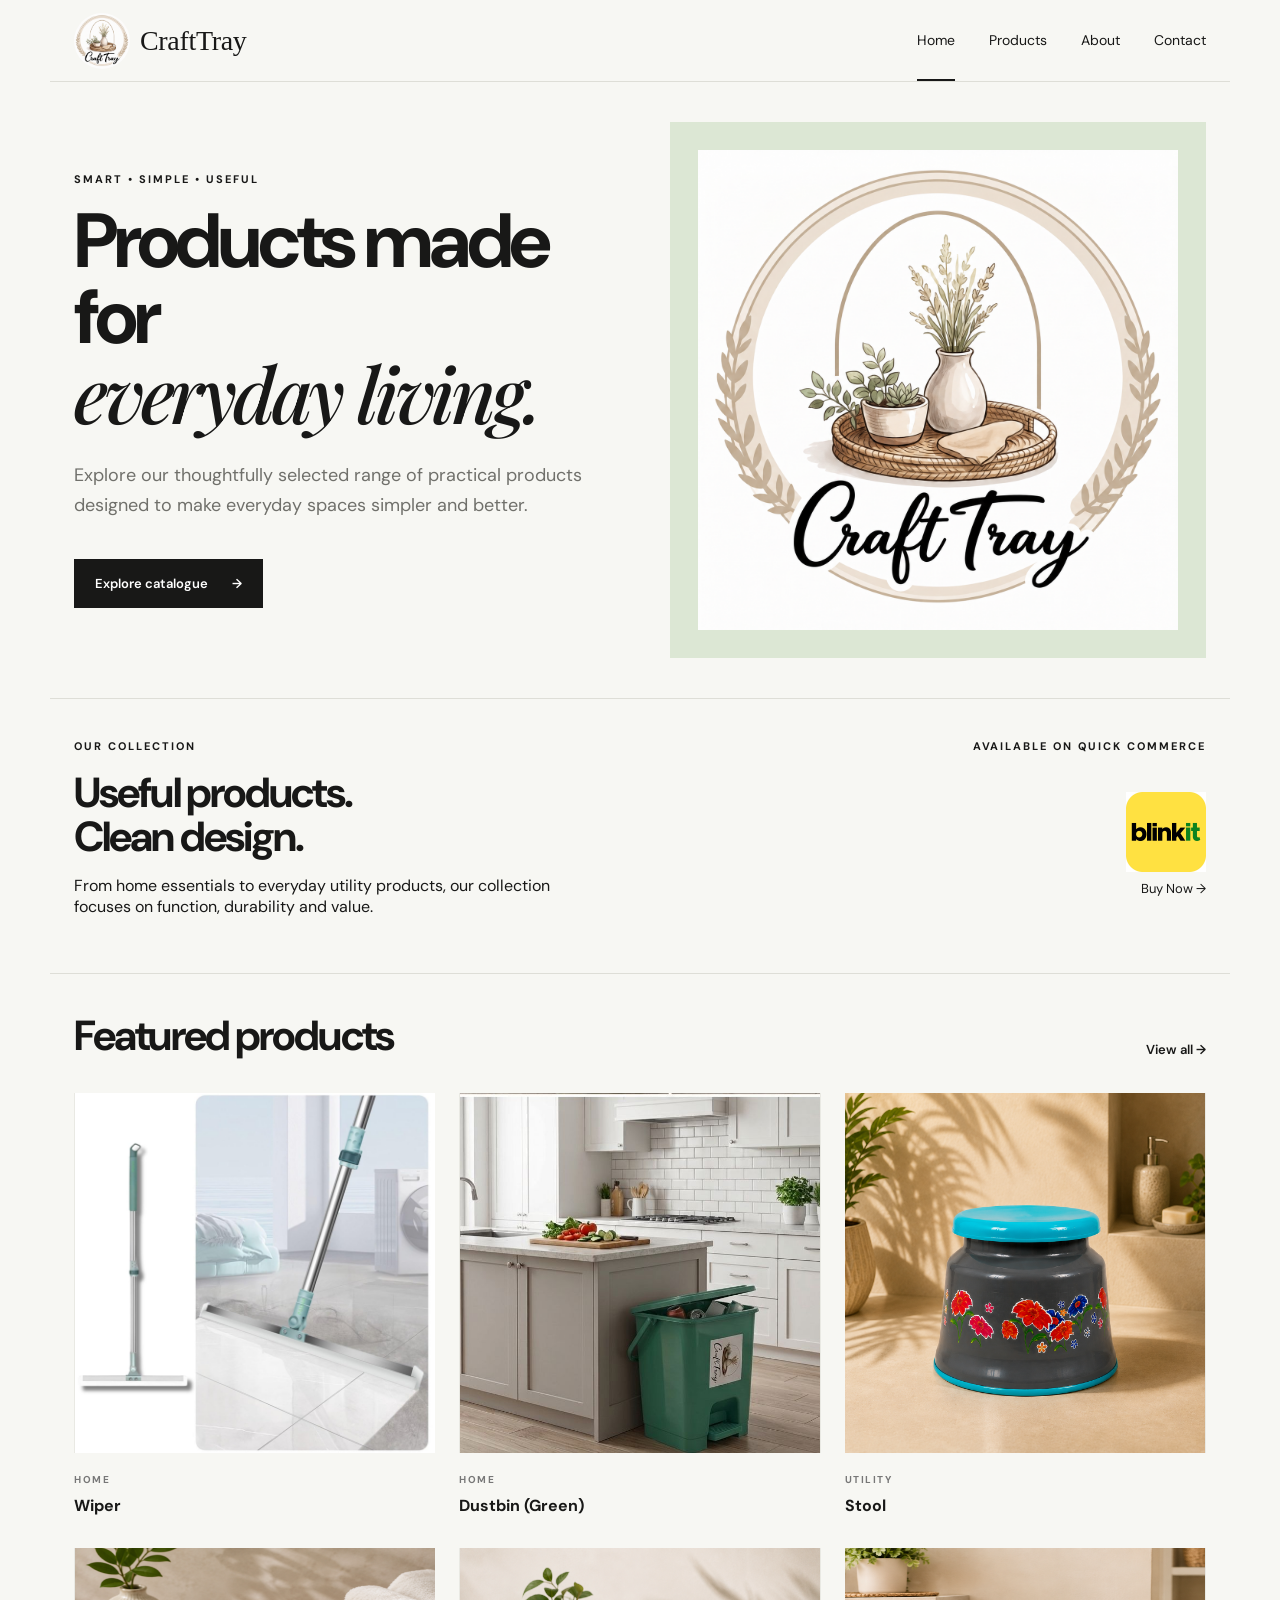
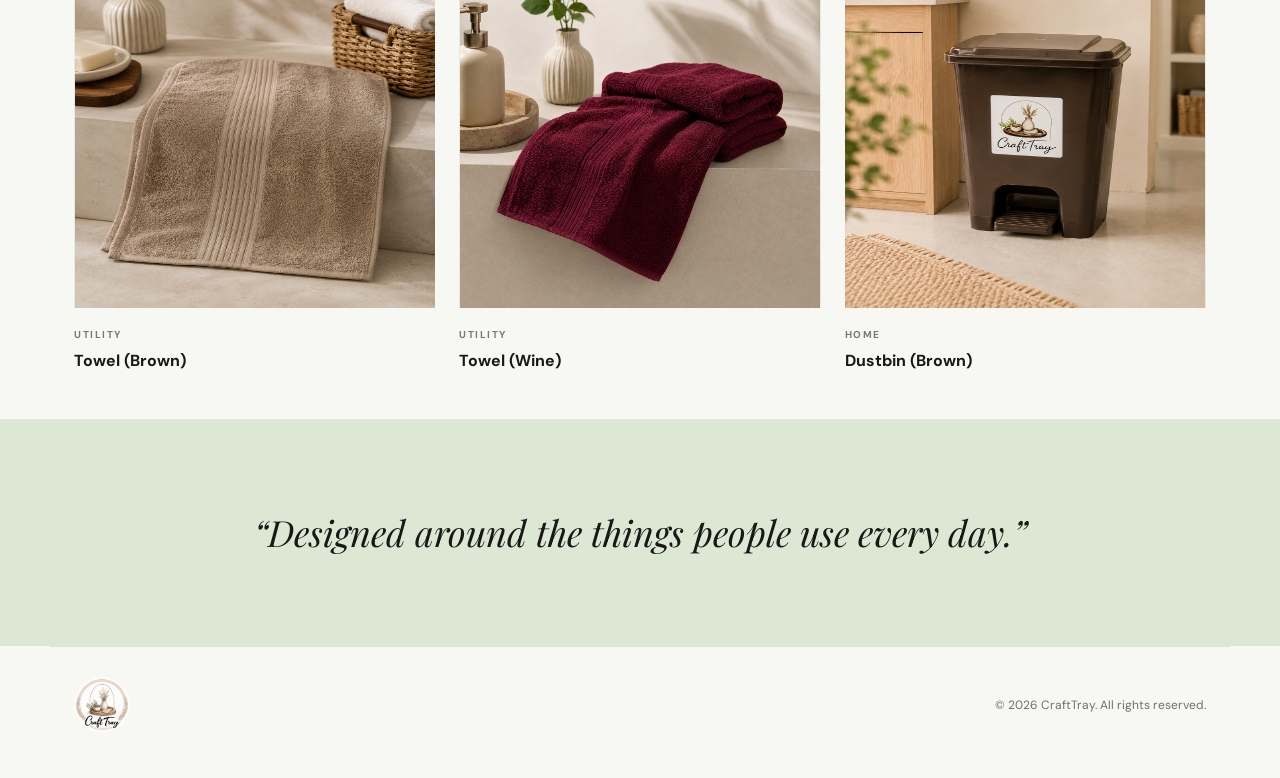
<file: index.html>
<!doctype html>
<html lang="en">

<head>
  <meta charset="utf-8">
  <meta name="viewport" content="width=device-width, initial-scale=1">
  <title>CraftTray | Everyday Products</title>
  <meta name="description" content="A clean catalogue website for Your Brand.">
  <link rel="stylesheet" href="style.css">
</head>

<body>
  <header class="site-header">
    <a class="logo" href="index.html">
      <div class="logo-top-nav">
        <img src="images/crafttray-logo.png" alt="CraftTray Logo">
      </div>
      <div class="logo-top-nav-text">CraftTray</div>
    </a>
    <nav><a class="active" href="index.html">Home</a><a href="products.html">Products</a><a
        href="about.html">About</a><a href="contact.html">Contact</a></nav>
    <button class="menu" aria-label="Open menu">☰</button>
  </header>

  <main>
    <section class="hero">
      <div class="hero-copy">
        <p class="eyebrow">SMART • SIMPLE • USEFUL</p>
        <h1>Products made for<br><em>everyday living.</em></h1>
        <p class="lead">Explore our thoughtfully selected range of practical products designed to make everyday spaces
          simpler and better.</p>
        <a class="button" href="products.html">Explore catalogue <span>→</span></a>
      </div>
      <div class="hero-card">
        <div class="placeholder-image"><img src="images/crafttray-logo.png" alt="CraftTray Brand" height="480px"
            width="480px"></div>
      </div>
    </section>

    <section class="intro section">
      <div>
        <p class="eyebrow">OUR COLLECTION</p>
        <h2>Useful products.<br>Clean design.</h2>
        <p>From home essentials to everyday utility products, our collection focuses on function, durability and value.</p>
      </div>
      <div class = "quick-commerce">
        <p class="eyebrow">AVAILABLE ON QUICK COMMERCE</p>
        <br>
        <img src="images/blinkit.jpeg"><br>
        <a class="commerce-cta" href="https://blinkit.com/s/?q=crafttray">Buy Now →</a>
      </div>
    </section>

    <section class="featured section">
      <div class="section-heading">
        <h2>Featured products</h2><a href="products.html">View all →</a>
      </div>
      <div class="product-grid">
        <article class="product-card" data-category="home">
          <div class="product-image"><img src="images/wiper.jpeg" alt="Wiper"></div>
          <div class="tag">HOME</div>
          <h3>Wiper</h3>
         <!--  <p>Short description of the product and its key benefit.</p> -->
        </article>
        <article class="product-card" data-category="home">
          <div class="product-image"><img src="images/green-dustbin.jpeg" alt="Dustbin"></div>
          <div class="tag">HOME</div>
          <h3>Dustbin (Green)</h3>
          <!-- <p>Short description of the product and its key benefit.</p> -->
        </article>
        <article class="product-card" data-category="utility">
          <div class="product-image"><img src="images/stool.png" alt="Stool"></div>
          <div class="tag">UTILITY</div>
          <h3>Stool</h3>
         <!--  <p>Short description of the product and its key benefit.</p> -->
        </article>
        <article class="product-card" data-category="utility">
          <div class="product-image"><img src="images/brown-towel.png" alt="Towel"></div>
          <div class="tag">UTILITY</div>
          <h3>Towel (Brown)</h3>
         <!--  <p>Short description of the product and its key benefit.</p> -->
        </article>
        <article class="product-card" data-category="utility">
          <div class="product-image"><img src="images/wine-towel.png" alt="Towel"></div>
          <div class="tag">UTILITY</div>
          <h3>Towel (Wine)</h3>
         <!--  <p>Short description of the product and its key benefit.</p> -->
        </article>
        <article class="product-card" data-category="home">
          <div class="product-image"><img src="images/brown-dustbin.png" alt="Dustbin"></div>
          <div class="tag">HOME</div>
          <h3>Dustbin (Brown)</h3>
         <!--  <p>Short description of the product and its key benefit.</p> -->
        </article>
      </div>
    </section>

    <section class="statement">
      <p>“Designed around the things people use every day.”</p>
    </section>
  </main>

  <footer>
    <div class="logo">
      <div class="logo-footer">
        <img src="images/crafttray-logo.png" alt="CraftTray Logo">
      </div>
    </div>
    <p>© 2026 CraftTray. All rights reserved.</p>
  </footer>
  <script src="script.js"></script>
</body>

</html>
</file>
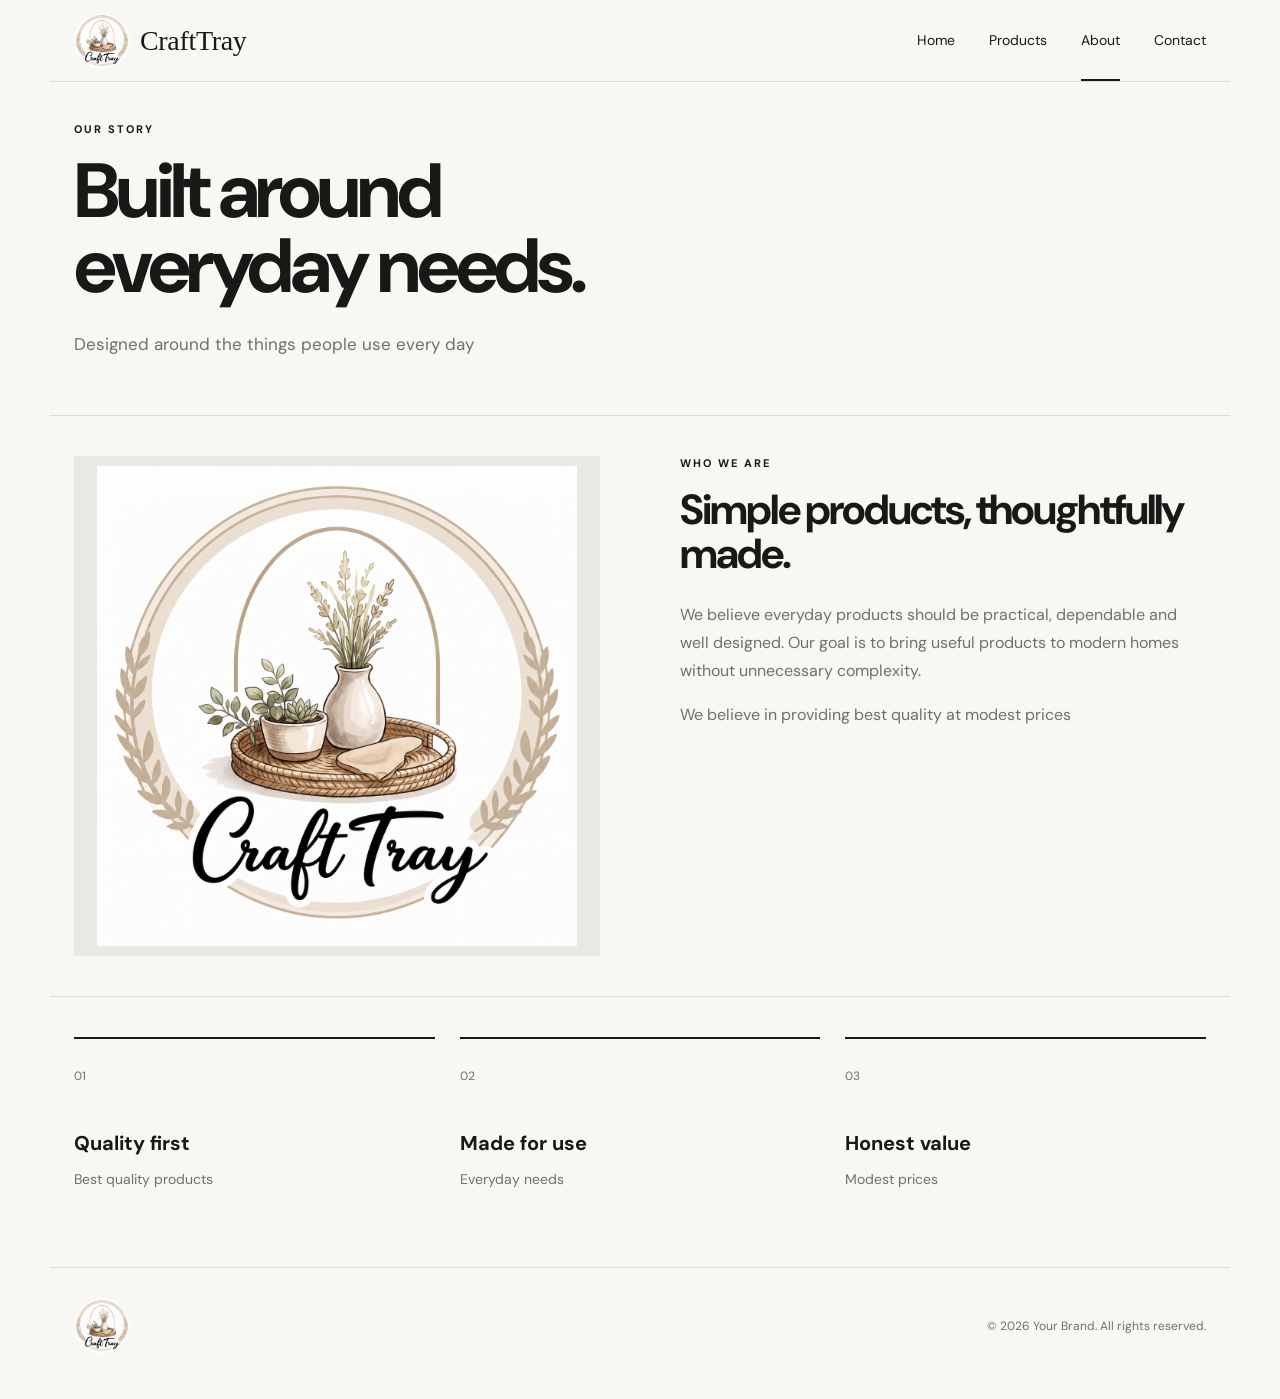
<file: about.html>
<!doctype html>
<html lang="en">

<head>
  <meta charset="utf-8">
  <meta name="viewport" content="width=device-width, initial-scale=1">
  <title>About | CraftTray</title>
  <link rel="stylesheet" href="style.css">
</head>

<body>
  <header class="site-header">
    <a class="logo" href="index.html">
      <div class="logo-top-nav">
        <img src="images/crafttray-logo.png" alt="CraftTray Logo">
      </div>
      <div class="logo-top-nav-text">CraftTray</div>
    </a>
    <nav><a href="index.html">Home</a><a href="products.html">Products</a><a class="active"
        href="about.html">About</a><a href="contact.html">Contact</a></nav><button class="menu">☰</button>
  </header>
  <main>
    <section class="page-hero">
      <p class="eyebrow">OUR STORY</p>
      <h1>Built around<br>everyday needs.</h1>
      <p>Designed around the things people use every day</p>
    </section>
    <section class="about-layout section">
      <div class="about-image"><img src="images/crafttray-logo.png" alt="CraftTray Brand" height="480px" width="480px">
      </div>
      <div>
        <p class="eyebrow">WHO WE ARE</p>
        <h2>Simple products, thoughtfully made.</h2>
        <p>We believe everyday products should be practical, dependable and well designed. Our goal is to bring useful
          products to modern homes without unnecessary complexity.</p>
        <p>We believe in providing best quality at modest prices</p>
      </div>
    </section>
    <section class="values section">
      <div><span>01</span>
        <h3>Quality first</h3>
        <p>Best quality products</p>
      </div>
      <div><span>02</span>
        <h3>Made for use</h3>
        <p>Everyday needs</p>
      </div>
      <div><span>03</span>
        <h3>Honest value</h3>
        <p>Modest prices</p>
      </div>
    </section>
  </main>
  <footer>
      <div class="logo-footer">
        <img src="images/crafttray-logo.png" alt="CraftTray Logo">
      </div>
    </div>
    <p>© 2026 Your Brand. All rights reserved.</p>
  </footer>
  <script src="script.js"></script>
</body>

</html>
</file>
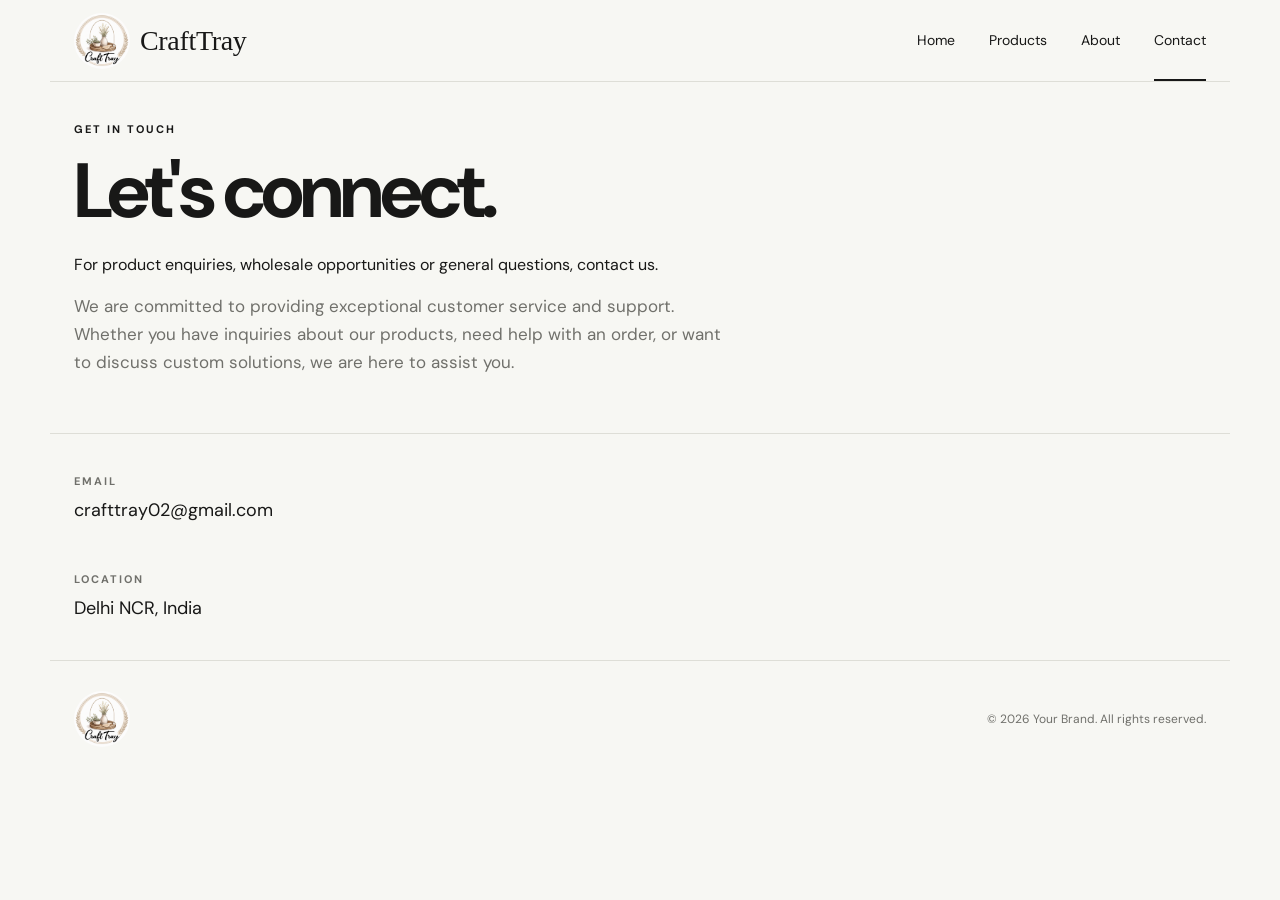
<file: contact.html>
<!doctype html>
<html lang="en">

<head>
  <meta charset="utf-8">
  <meta name="viewport" content="width=device-width, initial-scale=1">
  <title>Contact | CraftTray</title>
  <link rel="stylesheet" href="style.css">
</head>

<body>
  <header class="site-header">
    <a class="logo" href="index.html">
      <div class="logo-top-nav">
        <img src="images/crafttray-logo.png" alt="CraftTray Logo">
      </div>
      <div class="logo-top-nav-text">CraftTray</div>
    </a>
    <nav><a href="index.html">Home</a><a href="products.html">Products</a><a href="about.html">About</a><a
        class="active" href="contact.html">Contact</a></nav><button class="menu">☰</button>
  </header>
  <main>
    <section class="page-hero">
      <p class="eyebrow">GET IN TOUCH</p>
      <h1>Let's connect.</h1>
      <p>For product enquiries, wholesale opportunities or general questions, contact us.</p>
      <P> We are committed to providing exceptional customer service and support. Whether you have inquiries about our products, need help with an order, or want to discuss custom solutions, we are here to assist you. </P>
    </section>
    <section class="contact-layout section">
      <div class="contact-details">
        <div><span class="eyebrow">EMAIL</span><a href="mailto:crafttray02@gmail.com">crafttray02@gmail.com</a></div>
       <!-- <div><span class="eyebrow">PHONE</span>
          <p>+91 00000 00000</p>
        </div> -->
        <div><span class="eyebrow">LOCATION</span>
          <p>Delhi NCR, India</p>
        </div>
      </div>
      <!-- 
      <form onsubmit="return false;"><label>Name<input type="text" placeholder="Your name"></label><label>Email<input
            type="email" placeholder="you@example.com"></label><label>Message<textarea rows="6"
            placeholder="How can we help?"></textarea></label><button class="button" type="submit">Send enquiry
          <span>→</span></button>
        <p class="form-note">This is a static demo form. Connect it to your preferred form service when ready.</p>
      </form> -->
    </section>
  </main>
  <footer>
      <div class="logo-footer">
        <img src="images/crafttray-logo.png" alt="CraftTray Logo">
      </div>
    </div>
    <p>© 2026 Your Brand. All rights reserved.</p>
  </footer>
  <script src="script.js"></script>
</body>

</html>
</file>
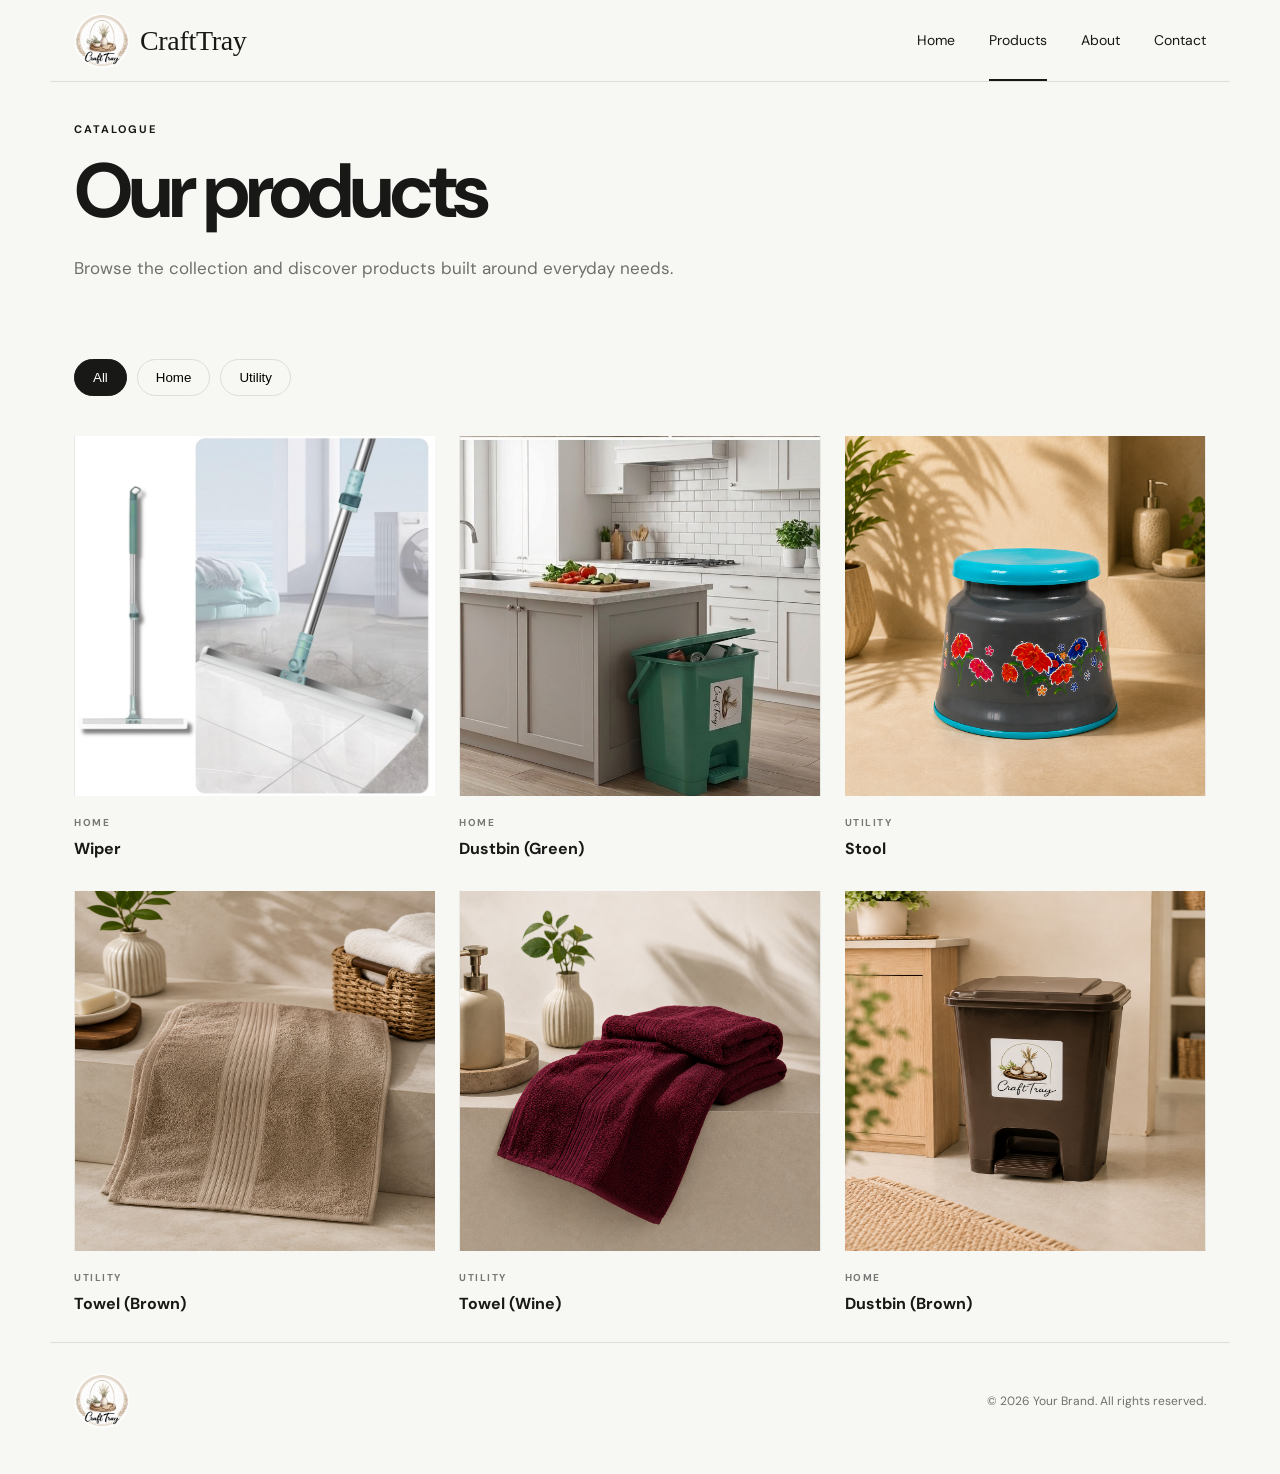
<file: products.html>
<!doctype html>
<html lang="en">

<head>
  <meta charset="utf-8">
  <meta name="viewport" content="width=device-width, initial-scale=1">
  <title>Products | CraftTray</title>
  <link rel="stylesheet" href="style.css">
</head>

<body>
  <header class="site-header">
    <a class="logo" href="index.html">
      <div class="logo-top-nav">
        <img src="images/crafttray-logo.png" alt="CraftTray Logo">
      </div>
      <div class="logo-top-nav-text">CraftTray</div>
    </a>
    <nav><a href="index.html">Home</a><a class="active" href="products.html">Products</a><a
        href="about.html">About</a><a href="contact.html">Contact</a></nav><button class="menu">☰</button>
  </header>
  <main>
    <section class="page-hero">
      <p class="eyebrow">CATALOGUE</p>
      <h1>Our products</h1>
      <p>Browse the collection and discover products built around everyday needs.</p>
    </section>
    <section class="catalogue catalog-section">
      <div class="filters">
        <button class="filter active" data-filter="all">All</button>
        <button class="filter" data-filter="home">Home</button>
        <button class="filter" data-filter="utility">Utility</button>
       <!--  <button class="filter" data-filter="storage">Storage</button> -->
      </div>
      <div class="product-grid catalog-grid">
        <article class="product-card" data-category="home">
          <div class="product-image"><img src="images/wiper.jpeg" alt="Wiper"></div>
          <div class="tag">HOME</div>
          <h3>Wiper</h3>
         <!--  <p>Short description of the product and its key benefit.</p> -->
        </article>
        <article class="product-card" data-category="home">
          <div class="product-image"><img src="images/green-dustbin.jpeg" alt="Dustbin"></div>
          <div class="tag">HOME</div>
          <h3>Dustbin (Green)</h3>
          <!-- <p>Short description of the product and its key benefit.</p> -->
        </article>
        <article class="product-card" data-category="utility">
          <div class="product-image"><img src="images/stool.png" alt="Stool"></div>
          <div class="tag">UTILITY</div>
          <h3>Stool</h3>
         <!--  <p>Short description of the product and its key benefit.</p> -->
        </article>
        <article class="product-card" data-category="utility">
          <div class="product-image"><img src="images/brown-towel.png" alt="Towel"></div>
          <div class="tag">UTILITY</div>
          <h3>Towel (Brown)</h3>
         <!--  <p>Short description of the product and its key benefit.</p> -->
        </article>
        <article class="product-card" data-category="utility">
          <div class="product-image"><img src="images/wine-towel.png" alt="Towel"></div>
          <div class="tag">UTILITY</div>
          <h3>Towel (Wine)</h3>
         <!--  <p>Short description of the product and its key benefit.</p> -->
        </article>
        <article class="product-card" data-category="home">
          <div class="product-image"><img src="images/brown-dustbin.png" alt="Dustbin"></div>
          <div class="tag">HOME</div>
          <h3>Dustbin (Brown)</h3>
         <!--  <p>Short description of the product and its key benefit.</p> -->
        </article>
      </div>
    </section>
  </main>
  <footer>
      <div class="logo-footer">
        <img src="images/crafttray-logo.png" alt="CraftTray Logo">
      </div>
    </div>
    <p>© 2026 Your Brand. All rights reserved.</p>
  </footer>
  <script src="script.js"></script>
</body>

</html>
</file>
<file: style.css>
@import url('https://fonts.googleapis.com/css2?family=DM+Sans:wght@400;500;600;700&family=Playfair+Display:ital,wght@0,500;0,600;1,500&display=swap');

:root {
    --ink: #181817;
    --muted: #70706b;
    --line: #deded7;
    --paper: #f7f7f3;
    --accent: #dce7d4;
    --max: 1180px
}

* {
    box-sizing: border-box
}

html {
    scroll-behavior: smooth
}

body {
    margin: 0;
    background: var(--paper);
    color: var(--ink);
    font-family: "DM Sans", Arial, sans-serif
}

a {
    color: inherit;
    text-decoration: none
}

.site-header {
    height: 82px;
    max-width: var(--max);
    margin: auto;
    padding: 0 24px;
    display: flex;
    align-items: center;
    justify-content: space-between;
    border-bottom: 1px solid var(--line)
}

.logo {
    display: flex;
    align-items: center;
    gap: 10px;
    letter-spacing: -.02em
}

.logo-top-nav img {
    display: grid;
    place-items: center;
    width: 56px;
    height: 56px;
    background: var(--ink);
    color: white;
    border-radius: 50%;
    font-size: 11px
}

.logo-top-nav-text {
    font-family: 'Alex Brush', cursive;
    font-size: 28px;
}
.site-header nav {
    display: flex;
    gap: 34px;
    font-size: 14px
}

.site-header nav a {
    padding: 30px 0;
    border-bottom: 2px solid transparent
}

.site-header nav a.active {
    border-color: var(--ink)
}

.menu {
    display: none;
    background: none;
    border: 0;
    font-size: 24px
}

.hero {
    max-width: var(--max);
    margin: auto;
    padding: 40px 24px 40px;
    display: grid;
    grid-template-columns: 1.05fr .95fr;
    gap: 70px;
    align-items: center
}

.quick-commerce {
    text-align: right;
}

.quick-commerce img {
    height: 80px;
    width: 80px;
}

.quick-commerce .commerce-cta {
    /* text-decoration: underline; */
    font-size: 13px;
}

.eyebrow {
    font-size: 11px;
    letter-spacing: .18em;
    font-weight: 700;
    margin: 0 0 18px
}

.hero h1,
.page-hero h1 {
    font-size: clamp(48px, 6vw, 78px);
    line-height: .98;
    letter-spacing: -.055em;
    margin: 0 0 25px
}

.hero h1 em,
.page-hero h1 em {
    font-family: "Playfair Display", serif;
    font-weight: 500
}

.lead {
    font-size: 18px;
    line-height: 1.65;
    color: var(--muted);
    max-width: 570px
}

.button {
    display: inline-flex;
    gap: 24px;
    align-items: center;
    margin-top: 20px;
    background: var(--ink);
    color: white;
    padding: 16px 21px;
    border: 0;
    font: 600 13px "DM Sans";
    cursor: pointer
}

.hero-card {
    background: var(--accent);
    padding: 28px;
    min-height: 490px
}

.placeholder-image,
.product-image,
.about-image {
    /* height: 100%; */
    min-height: 430px;
    display: grid;
    place-items: center;
    text-align: center;
    background: #e9e9e3;
    color: #a1a19a;
    font-size: 12px;
    letter-spacing: .15em;
    font-weight: 700
}

.section {
    max-width: var(--max);
    margin: auto;
    padding: 40px 24px;
    border-top: 1px solid var(--line);
}

.catalog-section {
    max-width: var(--max);
    margin: auto;
    padding: 20px 24px;
}

.intro {
    display: grid;
    grid-template-columns: 1fr 1fr;
    gap: 80px;
    border-top: 1px solid var(--line)
}

h2 {
    font-size: 42px;
    line-height: 1.05;
    letter-spacing: -.045em;
    margin: 0
}

.intro>p {
    color: var(--muted);
    font-size: 17px;
    line-height: 1.7;
    margin-top: 4px
}

.section-heading {
    display: flex;
    justify-content: space-between;
    align-items: end;
    margin-bottom: 35px
}

.section-heading a {
    font-size: 13px;
    font-weight: 600
}

.product-grid {
    display: grid;
    grid-template-columns: repeat(3, 1fr);
    gap: 24px
}

.product-image {
    min-height: 360px;
    margin-bottom: 20px
}

.product-image img{
    height: 360px;
    width: 360px
}

.product-card h3 {
    margin: 0 0 8px;
    font-size: 16px
}

.product-card p {
    color: var(--muted);
    font-size: 13px;
    line-height: 1.5;
    margin: 0
}

.statement {
    background: var(--accent);
    padding: 90px 24px;
    text-align: center
}

.statement p {
    max-width: 850px;
    margin: auto;
    font: italic 36px/1.3 "Playfair Display", serif
}

.page-hero {
    max-width: var(--max);
    margin: auto;
    padding: 40px 24px 40px;
}

.page-hero p:last-child {
    max-width: 650px;
    color: var(--muted);
    font-size: 17px;
    line-height: 1.65
}

.filters {
    display: flex;
    gap: 10px;
    margin-bottom: 40px
}

.filter {
    border: 1px solid var(--line);
    background: transparent;
    padding: 10px 18px;
    border-radius: 100px;
    cursor: pointer
}

.filter.active {
    background: var(--ink);
    color: white;
    border-color: var(--ink)
}

.catalog-grid .product-image {
    min-height: 330px
}

.tag {
    font-size: 10px;
    letter-spacing: .15em;
    font-weight: 700;
    color: #777;
    margin-bottom: 9px
}

.about-layout {
    display: grid;
    grid-template-columns: 1fr 1fr;
    gap: 80px;
    border-top: 1px solid var(--line)
}

.about-image {
    min-height: 500px
}

.about-layout h2 {
    margin-bottom: 25px
}

.about-layout p:not(.eyebrow) {
    color: var(--muted);
    line-height: 1.75
}

.values {
    display: grid;
    grid-template-columns: repeat(3, 1fr);
    gap: 25px;
    border-top: 1px solid var(--line)
}

.values>div {
    padding: 25px 0;
    border-top: 2px solid var(--ink)
}

.values span {
    font-size: 12px;
    color: var(--muted)
}

.values h3 {
    margin: 45px 0 10px;
    font-size: 20px
}

.values p {
    color: var(--muted);
    font-size: 14px
}

.contact-layout {
    display: grid;
    grid-template-columns: .8fr 1.2fr;
    gap: 100px;
    border-top: 1px solid var(--line)
}

.contact-details {
    display: flex;
    flex-direction: column;
    gap: 50px
}

.contact-details a,
.contact-details p {
    font-size: 18px;
    margin: 0
}

.contact-details .eyebrow {
    display: block;
    margin-bottom: 10px;
    color: var(--muted)
}

form {
    display: flex;
    flex-direction: column;
    gap: 22px
}

label {
    font-size: 13px;
    font-weight: 600;
    display: flex;
    flex-direction: column;
    gap: 9px
}

input,
textarea {
    font: 400 15px "DM Sans";
    border: 1px solid var(--line);
    background: white;
    padding: 14px;
    outline: none
}

input:focus,
textarea:focus {
    border-color: var(--ink)
}

form .button {
    align-self: flex-start
}

.form-note {
    font-size: 11px;
    color: var(--muted)
}

footer {
    max-width: var(--max);
    margin: auto;
    border-top: 1px solid var(--line);
    padding: 30px 24px 45px;
    display: flex;
    justify-content: space-between;
    align-items: center;
    font-size: 12px;
    color: var(--muted)
}

.logo-footer img {
    display: grid;
    place-items: center;
    width: 56px;
    height: 56px;
    background: var(--ink);
    color: white;
    border-radius: 50%;
    font-size: 11px
}

@media(max-width:760px) {
    .site-header {
        height: 70px
    }

    .site-header nav {
        display: none
    }

    .menu {
        display: block
    }

    .hero {
        grid-template-columns: 1fr;
        padding-top: 55px;
        gap: 40px
    }

    .hero-card {
        min-height: 330px
    }

    .placeholder-image {
        min-height: 275px
    }

    .intro,
    .about-layout,
    .contact-layout {
        grid-template-columns: 1fr;
        gap: 40px
    }

    .product-grid,
    .values {
        grid-template-columns: 1fr
    }

    .product-image {
        min-height: 320px
    }

    .section {
        padding: 65px 24px
    }

    .page-hero {
        padding: 65px 24px 50px
    }

    .page-hero h1 {
        font-size: 54px
    }

    .filters {
        overflow: auto
    }

    .statement p {
        font-size: 28px
    }

    footer {
        align-items: flex-start;
        gap: 20px;
        flex-direction: column
    }
}
</file>
